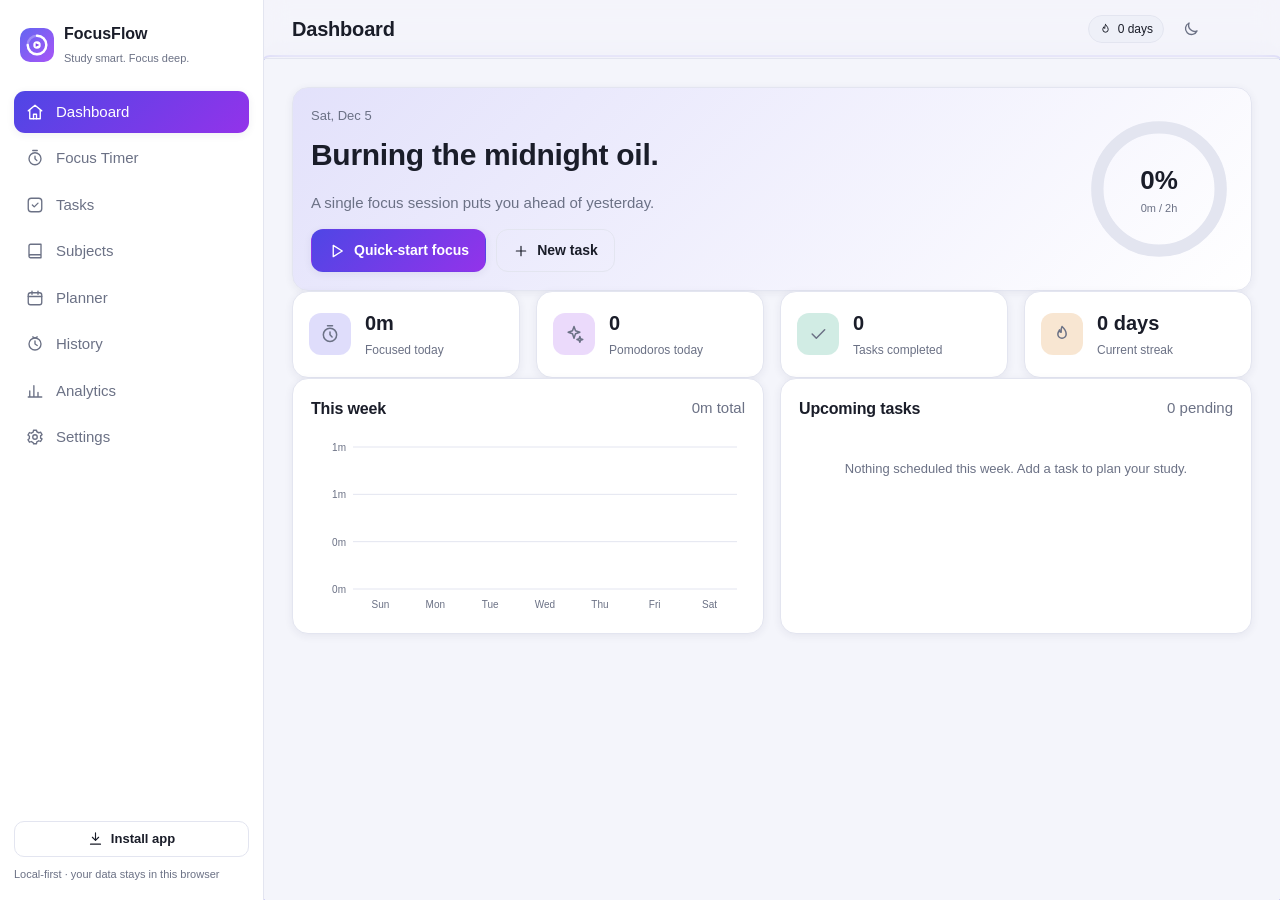
<file: index.html>
<!doctype html>
<html lang="en" data-theme="dark">
<head>
  <meta charset="utf-8">
  <meta name="viewport" content="width=device-width, initial-scale=1, viewport-fit=cover">
  <title>FocusFlow — Study Smart. Focus Deep.</title>
  <meta name="description" content="Pomodoro timer, study tasks, history and analytics. Local-first, offline-ready, installable.">
  <meta name="theme-color" content="#0e1017" media="(prefers-color-scheme: dark)">
  <meta name="theme-color" content="#f4f5fb" media="(prefers-color-scheme: light)">
  <meta name="mobile-web-app-capable" content="yes">
  <meta name="apple-mobile-web-app-title" content="FocusFlow">
  <link rel="manifest" href="manifest.json">
  <link rel="icon" href="icons/icon.svg" type="image/svg+xml">
  <link rel="apple-touch-icon" href="icons/icon.svg">
  <script>
    // Apply theme before first paint (no flash)
    try {
      var t = localStorage.getItem('ff-theme');
      var eff = (t === 'light' || t === 'dark') ? t :
        (window.matchMedia('(prefers-color-scheme: light)').matches ? 'light' : 'dark');
      document.documentElement.dataset.theme = eff;
    } catch (e) {}
  </script>
  <link rel="stylesheet" href="css/styles.css">
</head>
<body>
  <div class="shell">
    <aside class="sidebar" aria-label="Primary navigation">
      <div class="brand">
        <img src="icons/icon.svg" alt="" width="34" height="34">
        <div class="brand-txt"><strong>FocusFlow</strong><span>Study smart. Focus deep.</span></div>
      </div>
      <nav class="nav" id="nav-desktop"></nav>
      <div class="side-foot">
        <button class="btn ghost sm" data-ffinstall>Install app</button>
        <p class="micro">Local-first · your data stays in this browser</p>
      </div>
    </aside>
    <div class="maincol">
      <header class="topbar">
        <h1 id="pageTitle">Dashboard</h1>
        <div class="top-actions">
          <span class="chip streak" id="streakChip" title="Current study streak">0</span>
          <button class="icon-btn" id="themeBtn" aria-label="Toggle theme"></button>
          <button class="icon-btn desktop-only" id="shortcutsBtn" aria-label="Keyboard shortcuts" title="Shortcuts (?)"></button>
        </div>
      </header>
      <main id="view" class="view" tabindex="-1"></main>
    </div>
    <nav class="bottomnav" id="bottomnav" aria-label="Mobile navigation"></nav>
  </div>
  <div id="toasts" class="toast-stack" aria-live="polite"></div>
  <div id="modal-root"></div>
  <script type="module" src="js/main.js"></script>
</body>
</html>
</file>
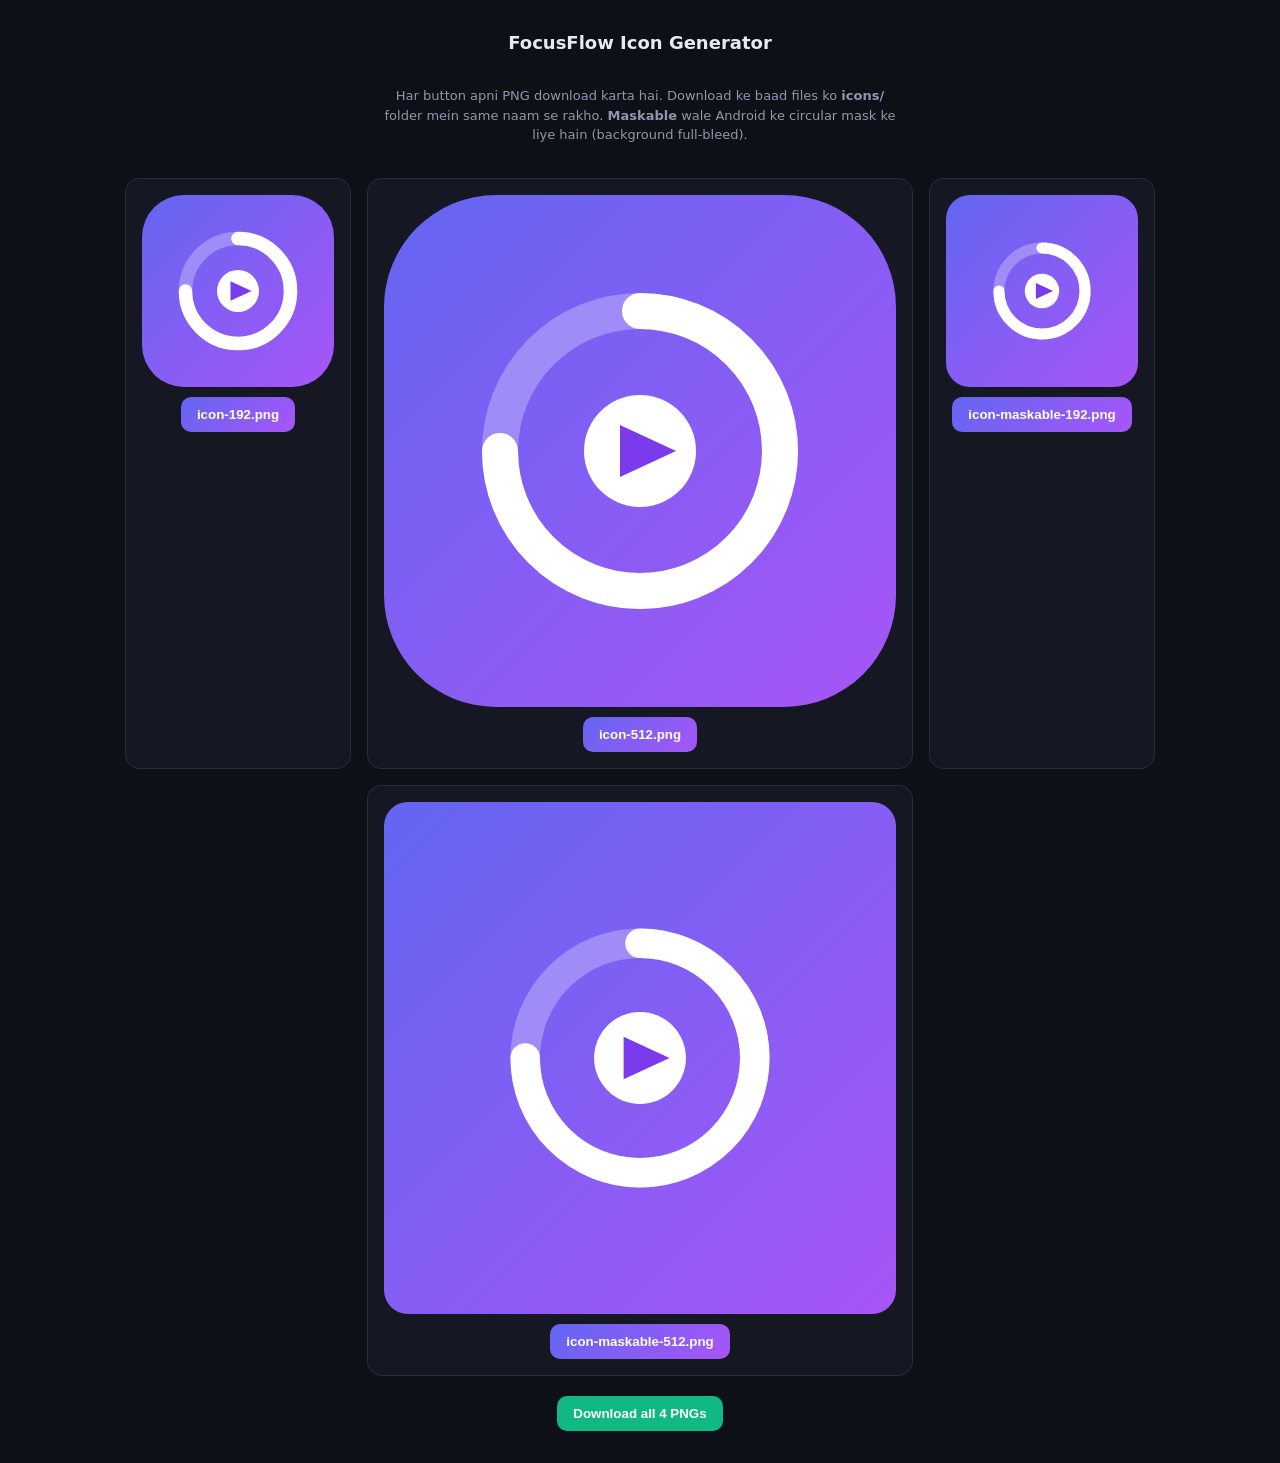
<file: icons/make-icons.html>
<!doctype html>
<html lang="en">
<head>
<meta charset="utf-8">
<meta name="viewport" content="width=device-width, initial-scale=1">
<title>FocusFlow — Icon Generator</title>
<style>
  body{font-family:system-ui,sans-serif;margin:0;padding:32px;background:#0e1017;color:#e8eaf2;display:flex;flex-direction:column;align-items:center;gap:20px}
  h1{font-size:18px;margin:0}
  .row{display:flex;gap:16px;flex-wrap:wrap;justify-content:center}
  .box{text-align:center;background:#151823;border:1px solid #262b3d;border-radius:14px;padding:16px}
  canvas{border-radius:24px;display:block;margin:0 auto 10px}
  button{background:linear-gradient(135deg,#6366f1,#a855f7);color:#fff;border:0;padding:10px 16px;border-radius:10px;font-weight:600;cursor:pointer}
  .all{background:#10b981}
  .muted{color:#9096ad;font-size:13px;max-width:520px;text-align:center;line-height:1.5}
</style>
</head>
<body>
  <h1>FocusFlow Icon Generator</h1>
  <p class="muted">Har button apni PNG download karta hai. Download ke baad files ko <b>icons/</b> folder mein same naam se rakho. <b>Maskable</b> wale Android ke circular mask ke liye hain (background full-bleed).</p>
  <div class="row">
    <div class="box"><canvas id="c1" width="192" height="192"></canvas><button data-s="192" data-m="0">icon-192.png</button></div>
    <div class="box"><canvas id="c2" width="512" height="512"></canvas><button data-s="512" data-m="0">icon-512.png</button></div>
    <div class="box"><canvas id="c3" width="192" height="192"></canvas><button data-s="192" data-m="1">icon-maskable-192.png</button></div>
    <div class="box"><canvas id="c4" width="512" height="512"></canvas><button data-s="512" data-m="1">icon-maskable-512.png</button></div>
  </div>
  <button class="all" id="all">Download all 4 PNGs</button>

<script>
function roundRect(ctx,x,y,w,h,r){
  ctx.moveTo(x+r,y);
  ctx.arcTo(x+w,y,x+w,y+h,r);
  ctx.arcTo(x+w,y+h,x,y+h,r);
  ctx.arcTo(x,y+h,x,y,r);
  ctx.arcTo(x,y,x+w,y,r);
  ctx.closePath();
}
function paint(canvas, maskable){
  const size = canvas.width;
  const ctx = canvas.getContext('2d');
  ctx.clearRect(0,0,size,size);
  const u = size/512;
  const S = u * (maskable ? 0.82 : 1);      // maskable → inner design 80% safe-zone
  const g = ctx.createLinearGradient(0,0,size,size);
  g.addColorStop(0,'#6366f1'); g.addColorStop(1,'#a855f7');
  ctx.fillStyle = g;
  if (maskable) ctx.fillRect(0,0,size,size);   // full-bleed bg
  else { ctx.beginPath(); roundRect(ctx,0,0,size,size,112*u); ctx.fill(); }
  const cx=size/2, cy=size/2;
  ctx.lineCap='round';
  // track
  ctx.lineWidth=36*S; ctx.strokeStyle='rgba(255,255,255,.28)';
  ctx.beginPath(); ctx.arc(cx,cy,140*S,0,Math.PI*2); ctx.stroke();
  // 270° progress arc (top → left, clockwise)
  ctx.lineWidth=36*S; ctx.strokeStyle='#ffffff';
  ctx.beginPath(); ctx.arc(cx,cy,140*S,-Math.PI/2,Math.PI,false); ctx.stroke();
  // center dot
  ctx.fillStyle='#ffffff';
  ctx.beginPath(); ctx.arc(cx,cy,56*S,0,Math.PI*2); ctx.fill();
  // play triangle
  ctx.fillStyle='#7c3aed'; ctx.beginPath();
  ctx.moveTo(cx+(236-256)*S, cy+(230-256)*S);
  ctx.lineTo(cx+(292-256)*S, cy+(256-256)*S);
  ctx.lineTo(cx+(236-256)*S, cy+(282-256)*S);
  ctx.closePath(); ctx.fill();
}
function save(canvas, name){
  canvas.toBlob(b=>{
    const a=document.createElement('a');
    a.href=URL.createObjectURL(b); a.download=name; a.click();
    setTimeout(()=>URL.revokeObjectURL(a.href),4000);
  },'image/png');
}
function target(btn){
  const s=+btn.dataset.s, m=btn.dataset.m==='1';
  const id='c'+btn.dataset.id;
  const cv=document.getElementById(id);
  paint(cv, m);
  save(cv, (m?'icon-maskable-':'icon-')+s+'.png');
}
// tag each button with its canvas index
document.querySelectorAll('.box button').forEach(b=>{
  const idx = Array.from(b.parentNode.previousElementSibling||[]);
});
// simpler: map buttons to their canvas by position
const pairs = [['c1','192','0'],['c2','512','0'],['c3','192','1'],['c4','512','1']];
document.querySelectorAll('.box button').forEach((b,i)=>{
  const [id,s,m] = pairs[i];
  b.addEventListener('click', ()=>{ const cv=document.getElementById(id); paint(cv, m==='1'); save(cv,(m==='1'?'icon-maskable-':'icon-')+s+'.png'); });
});
// initial preview
['c1','c2','c3','c4'].forEach((id,i)=> paint(document.getElementById(id), i>=2));
document.getElementById('all').addEventListener('click', ()=>{
  document.querySelectorAll('.box button').forEach(b=>b.click());
});
</script>
</body>
</html>
</file>
<file: css/styles.css>
/* ================= FocusFlow — design system ================= */
:root, [data-theme="dark"] {
  color-scheme: dark;
  --bg: #0e1017;
  --bg-elev: #151823;
  --bg-elev2: #1b1f2e;
  --border: #262b3d;
  --border-soft: #20243400;
  --text: #e8eaf2;
  --muted: #9096ad;
  --accent: #6366f1;
  --accent2: #a855f7;
  --ok: #10b981;
  --warn: #f59e0b;
  --danger: #ef4444;
  --shadow: 0 8px 24px rgba(0, 0, 0, .35);
  --shadow-sm: 0 2px 8px rgba(0, 0, 0, .3);
  --ring: rgba(99, 102, 241, .45);
}
[data-theme="light"] {
  color-scheme: light;
  --bg: #f4f5fb;
  --bg-elev: #ffffff;
  --bg-elev2: #eef0f8;
  --border: #e3e5f0;
  --text: #1a1d29;
  --muted: #6b7185;
  --accent: #4f46e5;
  --accent2: #9333ea;
  --ok: #059669;
  --warn: #d97706;
  --danger: #dc2626;
  --shadow: 0 8px 24px rgba(40, 44, 90, .10);
  --shadow-sm: 0 2px 8px rgba(40, 44, 90, .07);
  --ring: rgba(79, 70, 229, .35);
}

* { box-sizing: border-box; }
html, body { margin: 0; padding: 0; }
body {
  font-family: Inter, -apple-system, BlinkMacSystemFont, "Segoe UI", Roboto, Helvetica, Arial, sans-serif;
  background: var(--bg);
  color: var(--text);
  font-size: 15px;
  line-height: 1.5;
  -webkit-font-smoothing: antialiased;
  transition: background .25s, color .25s;
}
h1, h2, h3, h4 { margin: 0; font-weight: 700; letter-spacing: -.01em; }
h1 { font-size: 20px; }
h3 { font-size: 16px; }
h4 { font-size: 14px; }
a { color: inherit; text-decoration: none; }
button { font: inherit; color: inherit; cursor: pointer; }
:root { scroll-behavior: smooth; }

/* ---------------- Layout shell ---------------- */
.shell { display: grid; grid-template-columns: 264px 1fr; min-height: 100dvh; }
.maincol { display: flex; flex-direction: column; min-width: 0; }
.view { padding: clamp(16px, 3vw, 28px); flex: 1; overflow-x: hidden; outline: none; }
.route-host { max-width: 1180px; margin: 0 auto; width: 100%; }

/* ---------------- Sidebar ---------------- */
.sidebar {
  border-right: 1px solid var(--border);
  background: var(--bg-elev);
  padding: 18px 14px;
  display: flex; flex-direction: column; gap: 18px;
  position: sticky; top: 0; height: 100dvh; overflow-y: auto;
}
.brand { display: flex; align-items: center; gap: 10px; padding: 4px 6px; }
.brand img { border-radius: 10px; }
.brand-txt strong { display: block; font-size: 16px; }
.brand-txt span { font-size: 11px; color: var(--muted); }
.nav { display: flex; flex-direction: column; gap: 4px; flex: 1; }
.nav-item {
  display: flex; align-items: center; gap: 12px;
  padding: 10px 12px; border-radius: 11px; color: var(--muted);
  font-weight: 500; transition: background .15s, color .15s;
}
.nav-item:hover { background: var(--bg-elev2); color: var(--text); }
.nav-item.active { background: linear-gradient(135deg, var(--accent), var(--accent2)); color: #fff; box-shadow: var(--shadow-sm); }
.side-foot { display: flex; flex-direction: column; gap: 10px; }
.micro { font-size: 11px; color: var(--muted); margin: 0; line-height: 1.4; }

/* ---------------- Topbar ---------------- */
.topbar {
  position: sticky; top: 0; z-index: 20;
  display: flex; align-items: center; justify-content: space-between;
  padding: 12px clamp(16px, 3vw, 28px);
  background: color-mix(in srgb, var(--bg) 82%, transparent);
  backdrop-filter: blur(12px);
  border-bottom: 1px solid var(--border);
}
.top-actions { display: flex; align-items: center; gap: 10px; }
.chip.streak { gap: 6px; }

/* ---------------- Bottom nav (mobile) ---------------- */
.bottomnav {
  display: none; position: fixed; bottom: 0; left: 0; right: 0; z-index: 30;
  background: var(--bg-elev); border-top: 1px solid var(--border);
  justify-content: space-around; padding: 6px 4px calc(6px + env(safe-area-inset-bottom));
}
.bnav-item { display: flex; flex-direction: column; align-items: center; gap: 2px; color: var(--muted); padding: 6px 10px; border-radius: 10px; font-size: 10px; }
.bnav-item.active { color: var(--accent); }
.bnav-item.active .ic { filter: drop-shadow(0 0 6px var(--ring)); }

/* ---------------- Cards & grid ---------------- */
.card {
  background: var(--bg-elev); border: 1px solid var(--border);
  border-radius: 16px; padding: 18px; box-shadow: var(--shadow-sm);
}
.card-head { display: flex; align-items: center; justify-content: space-between; margin-bottom: 14px; }
.grid { display: grid; gap: 16px; }
.g-stats { grid-template-columns: repeat(4, 1fr); }
.g-two { grid-template-columns: 1fr 1fr; }
.chart-box { min-height: 180px; }

/* ---------------- Hero ---------------- */
.hero { display: flex; align-items: center; justify-content: space-between; gap: 20px;
  background: linear-gradient(135deg, color-mix(in srgb, var(--accent) 16%, var(--bg-elev)), var(--bg-elev)); }
.hero-date { margin: 0 0 6px; color: var(--muted); font-size: 13px; }
.hero h2 { font-size: clamp(22px, 3.4vw, 30px); margin-bottom: 8px; }
.hero-actions { display: flex; gap: 10px; flex-wrap: wrap; margin-top: 14px; }
.hero-active { margin: 14px 0 0; font-size: 13px; display: flex; align-items: center; gap: 8px; flex-wrap: wrap; }
.hero-ring { position: relative; width: 148px; height: 148px; flex: none; }
.hero-ring svg { width: 100%; height: 100%; }
.hero-ring .r-bg { fill: none; stroke: var(--border); stroke-width: 10; }
.hero-ring .r-fg { fill: none; stroke: var(--accent); stroke-width: 10; stroke-linecap: round; transition: stroke-dashoffset .6s ease; }
.hero-ring-txt { position: absolute; inset: 0; display: flex; flex-direction: column; align-items: center; justify-content: center; }
.hero-ring-txt b { font-size: 26px; }
.hero-ring-txt span { font-size: 11px; color: var(--muted); }

/* ---------------- Stat cards ---------------- */
.stat { display: flex; align-items: center; gap: 14px; padding: 16px; }
.stat b { display: block; font-size: 20px; }
.stat span { font-size: 12px; color: var(--muted); }
.stat-ic { width: 42px; height: 42px; border-radius: 12px; display: grid; place-items: center; flex: none; }
.si-a { background: color-mix(in srgb, var(--accent) 18%, transparent); color: var(--accent); }
.si-b { background: color-mix(in srgb, var(--accent2) 18%, transparent); color: var(--accent2); }
.si-c { background: color-mix(in srgb, var(--ok) 18%, transparent); color: var(--ok); }
.si-d { background: color-mix(in srgb, var(--warn) 18%, transparent); color: var(--warn); }
.si-e { background: color-mix(in srgb, var(--danger) 16%, transparent); color: var(--danger); }
.si-f { background: color-mix(in srgb, var(--accent) 18%, transparent); color: var(--accent); }

/* ---------------- Buttons ---------------- */
.btn {
  display: inline-flex; align-items: center; justify-content: center; gap: 8px;
  padding: 10px 16px; border-radius: 12px; border: 1px solid var(--border);
  background: var(--bg-elev2); font-weight: 600; font-size: 14px;
  transition: transform .08s, filter .15s, background .15s, border-color .15s; white-space: nowrap;
}
.btn:hover { filter: brightness(1.06); }
.btn:active { transform: translateY(1px); }
.btn:disabled { opacity: .55; cursor: not-allowed; }
.btn.primary { background: linear-gradient(135deg, var(--accent), var(--accent2)); border-color: transparent; color: #fff; box-shadow: var(--shadow-sm); }
.btn.ghost { background: transparent; }
.btn.danger { background: color-mix(in srgb, var(--danger) 16%, transparent); border-color: color-mix(in srgb, var(--danger) 45%, transparent); color: var(--danger); }
.btn.sm { padding: 7px 12px; font-size: 13px; border-radius: 10px; }
.btn.big { min-width: 168px; padding: 15px 26px; font-size: 16px; }
.btn.big .ic { width: 22px; height: 22px; }
.btn.installed { opacity: .8; }
.btn-row { display: flex; gap: 10px; flex-wrap: wrap; margin-top: 10px; }
.icon-btn {
  display: inline-grid; place-items: center; width: 34px; height: 34px;
  border-radius: 10px; border: 1px solid transparent; background: transparent; color: var(--muted);
  transition: background .15s, color .15s, border-color .15s;
}
.icon-btn:hover { background: var(--bg-elev2); color: var(--text); }
.icon-btn.danger:hover { background: color-mix(in srgb, var(--danger) 16%, transparent); color: var(--danger); }
.icon-btn.icon-lg { width: 48px; height: 48px; border: 1px solid var(--border); }
.desktop-only { display: inline-grid; }

/* ---------------- Forms ---------------- */
.field { display: flex; flex-direction: column; gap: 6px; min-width: 0; }
.field span { font-size: 12px; color: var(--muted); font-weight: 500; }
.frow { display: grid; grid-template-columns: repeat(auto-fit, minmax(140px, 1fr)); gap: 12px; margin-bottom: 12px; }
.grow { flex: 1; }
.input, .select, .textarea {
  width: 100%; padding: 10px 12px; border-radius: 11px; font: inherit; color: var(--text);
  background: var(--bg-elev2); border: 1px solid var(--border); transition: border-color .15s, box-shadow .15s;
}
.input:focus, .select:focus, .textarea:focus { outline: none; border-color: var(--accent); box-shadow: 0 0 0 3px var(--ring); }
.textarea { resize: vertical; min-height: 60px; }
.form { display: flex; flex-direction: column; gap: 14px; }
.checkline { display: flex; align-items: center; gap: 10px; padding: 6px 0; font-size: 14px; flex-wrap: wrap; }
.checkline input[type="checkbox"] { width: 18px; height: 18px; accent-color: var(--accent); flex: none; }
.danger-line { color: var(--danger); }
.linklike { background: none; border: none; color: var(--accent); padding: 0; font: inherit; text-decoration: underline; }

/* ---------------- Toolbar / search / segments ---------------- */
.toolbar { display: flex; align-items: center; gap: 10px; flex-wrap: wrap; margin-bottom: 16px; }
.search { display: flex; align-items: center; gap: 8px; background: var(--bg-elev2); border: 1px solid var(--border); border-radius: 11px; padding: 0 12px; flex: 1; min-width: 180px; }
.search .ic { color: var(--muted); flex: none; }
.search .input { background: transparent; border: none; box-shadow: none; }
.search .input:focus { box-shadow: none; }
.seg { display: inline-flex; background: var(--bg-elev2); border: 1px solid var(--border); border-radius: 12px; padding: 4px; gap: 2px; }
.seg button { display: inline-flex; align-items: center; gap: 6px; padding: 7px 14px; border: none; background: transparent; border-radius: 9px; color: var(--muted); font-weight: 600; font-size: 13px; }
.seg button.on { background: var(--bg-elev); color: var(--text); box-shadow: var(--shadow-sm); }
.seg.center { display: flex; justify-content: center; }
.seg.mini button { padding: 8px; }
.seg.mini .on { color: var(--accent); }
.chips { display: flex; gap: 8px; flex-wrap: wrap; }
.chip { display: inline-flex; align-items: center; gap: 6px; padding: 4px 10px; border-radius: 999px; font-size: 12px; font-weight: 500; background: var(--bg-elev2); border: 1px solid var(--border); }
.chip.run { color: var(--ok); }
.chip-btn { padding: 7px 14px; border-radius: 999px; border: 1px solid var(--border); background: var(--bg-elev2); color: var(--muted); font-weight: 600; font-size: 13px; }
.chip-btn.on { background: var(--accent); border-color: var(--accent); color: #fff; }

/* ---------------- Pills / tags ---------------- */
.pill { display: inline-flex; align-items: center; padding: 2px 9px; border-radius: 999px; font-size: 11px; font-weight: 600; text-transform: capitalize; background: var(--bg-elev2); border: 1px solid var(--border); }
.p-urgent { background: color-mix(in srgb, var(--danger) 18%, transparent); border-color: color-mix(in srgb, var(--danger) 45%, transparent); color: var(--danger); }
.p-high { background: color-mix(in srgb, var(--warn) 18%, transparent); border-color: color-mix(in srgb, var(--warn) 45%, transparent); color: var(--warn); }
.p-medium { background: color-mix(in srgb, var(--accent) 18%, transparent); border-color: color-mix(in srgb, var(--accent) 45%, transparent); color: var(--accent); }
.p-low { background: var(--bg-elev2); color: var(--muted); }
.pill.due { color: var(--muted); }
.pill.overdue { background: color-mix(in srgb, var(--danger) 16%, transparent); border-color: color-mix(in srgb, var(--danger) 40%, transparent); color: var(--danger); }
.pill.est { color: var(--muted); }
.pill.active-pill { background: color-mix(in srgb, var(--ok) 18%, transparent); border-color: color-mix(in srgb, var(--ok) 45%, transparent); color: var(--ok); }
.pill.archived-pill { color: var(--muted); }
.tag { font-size: 11px; color: var(--accent); background: color-mix(in srgb, var(--accent) 12%, transparent); padding: 1px 7px; border-radius: 6px; }

/* ---------------- Timer page ---------------- */
.timer-page { display: flex; flex-direction: column; align-items: center; gap: 20px; }
.timer-stage { display: flex; flex-direction: column; align-items: center; gap: 20px; width: 100%; }
.ring-wrap { position: relative; width: min(320px, 78vw); aspect-ratio: 1; }
.ring-wrap svg { width: 100%; height: 100%; }
.ring-wrap .r-bg { fill: none; stroke: var(--border); stroke-width: 12; }
.ring-wrap .r-fg { fill: none; stroke: var(--accent); stroke-width: 12; stroke-linecap: round; transition: stroke-dashoffset .5s linear, stroke .3s; }
.ring-wrap[data-rm="short"] .r-fg { stroke: var(--ok); }
.ring-wrap[data-rm="long"] .r-fg { stroke: var(--accent2); }
.r-center { position: absolute; inset: 0; display: flex; flex-direction: column; align-items: center; justify-content: center; gap: 4px; }
.r-time { font-size: clamp(40px, 13vw, 64px); font-weight: 800; letter-spacing: -.02em; font-variant-numeric: tabular-nums; }
.r-mode { font-weight: 600; color: var(--text); }
.r-ctx { font-size: 13px; color: var(--muted); max-width: 80%; text-align: center; }
.cycle-row { display: flex; align-items: center; gap: 12px; }
.dots { display: flex; gap: 7px; }
.dots i { width: 11px; height: 11px; border-radius: 50%; background: var(--bg-elev2); border: 1px solid var(--border); }
.dots i.on { background: var(--accent); border-color: var(--accent); }
.t-controls { display: flex; align-items: center; gap: 14px; }
.ctx-card { width: 100%; }
.ctx-foot { display: flex; align-items: center; justify-content: space-between; gap: 12px; margin-top: 14px; flex-wrap: wrap; }
.kbd { font-size: 11px; padding: 1px 7px; border: 1px solid var(--border); border-radius: 6px; background: var(--bg-elev2); color: var(--muted); }

/* ---------------- Tasks list + kanban ---------------- */
.list { display: flex; flex-direction: column; gap: 12px; }
.task-row { display: flex; align-items: flex-start; gap: 14px; }
.task-row.is-done { opacity: .6; }
.task-row.is-prog { border-left: 3px solid var(--accent); }
.task-main { flex: 1; min-width: 0; display: flex; flex-direction: column; gap: 6px; }
.task-main b { font-size: 15px; }
.task-meta { display: flex; align-items: center; gap: 6px; flex-wrap: wrap; }
.task-acts { display: flex; gap: 4px; }
.cbx { width: 20px; height: 20px; accent-color: var(--accent); flex: none; margin-top: 2px; cursor: pointer; }
.kanban { display: grid; grid-template-columns: repeat(3, 1fr); gap: 14px; align-items: start; }
.kcol { background: var(--bg-elev2); border: 1px solid var(--border); border-radius: 14px; padding: 12px; min-height: 120px; transition: background .15s; }
.kcol.over { background: color-mix(in srgb, var(--accent) 12%, var(--bg-elev2)); border-color: var(--accent); }
.khead { display: flex; align-items: center; justify-content: space-between; margin-bottom: 10px; }
.khead h4 { font-size: 13px; text-transform: uppercase; letter-spacing: .04em; color: var(--muted); }
.count { font-size: 12px; background: var(--bg-elev); border: 1px solid var(--border); border-radius: 999px; padding: 1px 9px; }
.kcards { display: flex; flex-direction: column; gap: 10px; }
.kcard { background: var(--bg-elev); border: 1px solid var(--border); border-radius: 12px; padding: 12px; cursor: grab; display: flex; flex-direction: column; gap: 8px; }
.kcard:active { cursor: grabbing; }
.kcard-top { display: flex; align-items: center; gap: 6px; flex-wrap: wrap; }
.kcard-foot { display: flex; align-items: center; gap: 4px; margin-top: 4px; }
.kcard-foot .pill { margin-left: auto; }
.kcard .icon-btn { width: 28px; height: 28px; }
.pad { padding: 10px 4px; }

/* ---------------- Subjects ---------------- */
.subj-grid { display: grid; grid-template-columns: repeat(auto-fill, minmax(300px, 1fr)); gap: 14px; }
.s-card { border-top: 3px solid var(--sc, var(--accent)); }
.s-card.archived { opacity: .6; }
.s-top { display: flex; align-items: flex-start; gap: 12px; margin-bottom: 14px; }
.s-ic { font-size: 30px; line-height: 1; }
.s-top .grow { min-width: 0; }
.s-top h3 { display: flex; align-items: center; gap: 8px; flex-wrap: wrap; }
.s-stats { display: grid; grid-template-columns: repeat(4, 1fr); gap: 8px; margin-bottom: 14px; }
.s-stats div { text-align: center; background: var(--bg-elev2); border-radius: 10px; padding: 8px 4px; }
.s-stats b { display: block; font-size: 16px; color: var(--sc, var(--accent)); }
.s-stats span { font-size: 11px; color: var(--muted); }
.s-actions { display: flex; align-items: center; gap: 4px; }
.s-actions .btn { flex: 1; }
.detail-grid { display: grid; grid-template-columns: repeat(4, 1fr); gap: 10px; margin-bottom: 16px; }
.mini-stat { text-align: center; padding: 14px 8px; }
.mini-stat b { display: block; font-size: 20px; color: var(--accent); }
.mini-stat span { font-size: 12px; color: var(--muted); }
.h-row { display: flex; align-items: center; gap: 10px; padding: 8px 0; border-bottom: 1px solid var(--border); }
.h-row b { flex: 1; min-width: 0; overflow: hidden; text-overflow: ellipsis; white-space: nowrap; }
.sect { margin: 16px 0 6px; font-size: 13px; text-transform: uppercase; letter-spacing: .04em; color: var(--muted); display: flex; align-items: center; gap: 8px; }

/* swatches / emoji pickers */
.swatches, .emojis { display: flex; gap: 8px; flex-wrap: wrap; }
.swatch { width: 28px; height: 28px; border-radius: 50%; border: 2px solid transparent; cursor: pointer; }
.swatch.on { border-color: var(--text); }
.swatch-custom { width: 28px; height: 28px; padding: 0; border: 1px dashed var(--border); border-radius: 50%; background: none; }
.emoji { width: 34px; height: 34px; border-radius: 10px; border: 2px solid transparent; background: var(--bg-elev2); font-size: 18px; }
.emoji.on { border-color: var(--accent); }

/* ---------------- Planner ---------------- */
.planner { display: grid; grid-template-columns: 1.1fr 1fr; gap: 16px; align-items: start; }
.cal-head { display: flex; align-items: center; justify-content: space-between; margin-bottom: 12px; }
.cal-nav { display: flex; align-items: center; gap: 6px; }
.cal-grid { display: grid; grid-template-columns: repeat(7, 1fr); gap: 5px; }
.cal-wd { text-align: center; font-size: 11px; color: var(--muted); padding: 4px 0; }
.cal-cell { min-height: 52px; border: 1px solid var(--border); border-radius: 9px; padding: 5px; display: flex; flex-direction: column; gap: 4px; cursor: pointer; transition: background .12s; }
.cal-cell:hover { background: var(--bg-elev2); }
.cal-cell > span:first-child { font-size: 12px; font-weight: 600; }
.cal-cell.muted { border: none; cursor: default; background: none; }
.cal-cell.today span:first-child { color: var(--accent); font-weight: 800; }
.cal-cell.selected { border-color: var(--accent); background: color-mix(in srgb, var(--accent) 10%, var(--bg-elev2)); }
.cal-cell.has-overdue { border-color: color-mix(in srgb, var(--danger) 45%, var(--border)); }
.dots { display: flex; gap: 3px; flex-wrap: wrap; align-items: center; }
.dot { width: 6px; height: 6px; border-radius: 50%; display: inline-block; }
.dot.more { width: auto; font-size: 9px; color: var(--muted); font-style: normal; }
.day-list { display: flex; flex-direction: column; gap: 2px; margin-bottom: 8px; }
.day-row { display: flex; align-items: center; gap: 10px; padding: 8px 0; border-bottom: 1px solid var(--border); }
.day-row.is-done b { text-decoration: line-through; color: var(--muted); }
.day-row .grow { min-width: 0; display: flex; flex-direction: column; }
.qform { display: grid; grid-template-columns: 2fr 1fr 1fr auto; gap: 8px; align-items: end; margin-bottom: 6px; }
.overdue-txt { color: var(--danger); }
.next-row { display: flex; align-items: center; justify-content: space-between; gap: 10px; padding: 6px 0; border-bottom: 1px solid var(--border); }

/* ---------------- History ---------------- */
.sumrow { display: grid; grid-template-columns: repeat(3, 1fr); gap: 12px; margin-bottom: 16px; }
.sum { text-align: center; padding: 14px; }
.sum b { display: block; font-size: 22px; color: var(--accent); }
.sum span { font-size: 12px; color: var(--muted); }
.history-body { display: flex; flex-direction: column; gap: 14px; }
.t-day h4 { margin-bottom: 6px; display: flex; gap: 8px; align-items: center; }
.t-item { display: flex; align-items: center; gap: 10px; padding: 9px 10px; border-radius: 10px; cursor: pointer; transition: background .12s; }
.t-item:hover { background: var(--bg-elev2); }
.t-time { width: 62px; color: var(--muted); font-size: 12px; flex: none; font-variant-numeric: tabular-nums; }
.pill.dur { font-variant-numeric: tabular-nums; }
.t-task { flex: 1; min-width: 0; overflow: hidden; text-overflow: ellipsis; white-space: nowrap; font-size: 13px; }

/* ---------------- Analytics charts ---------------- */
.chart { display: block; width: 100%; height: auto; }
.chart .cg { stroke: var(--border); stroke-width: 1; }
.chart .ct { fill: var(--muted); font-size: 10px; }
.chart .cdot { fill: var(--accent); }
.chart .cdot.now { fill: var(--accent); stroke: var(--bg-elev); stroke-width: 2; }
.chart .ca { fill: var(--accent); opacity: .14; }
.chart .cl { fill: none; stroke: var(--accent); stroke-width: 2.5; stroke-linecap: round; }
.legend { display: flex; gap: 16px; margin-top: 10px; font-size: 12px; color: var(--muted); }
.legend span { display: inline-flex; align-items: center; gap: 6px; }
.legend i { width: 11px; height: 11px; border-radius: 3px; display: inline-block; }
.donut-wrap { display: flex; align-items: center; gap: 20px; flex-wrap: wrap; }
.donut-wrap .dct { fill: var(--text); font-size: 20px; font-weight: 700; }
.donut-wrap .dcs { fill: var(--muted); font-size: 10px; }
.donut-legend { list-style: none; margin: 0; padding: 0; display: flex; flex-direction: column; gap: 8px; flex: 1; min-width: 160px; }
.donut-legend li { display: flex; align-items: center; gap: 8px; font-size: 13px; }
.donut-legend li i { width: 11px; height: 11px; border-radius: 3px; flex: none; }
.donut-legend li span { flex: 1; }

/* ---------------- Settings ---------------- */
.settings-grid { display: grid; grid-template-columns: 1fr 1fr; gap: 16px; align-items: start; }
.set-card h3 { display: flex; align-items: center; gap: 8px; margin-bottom: 14px; }
.theme-row { display: flex; gap: 8px; margin-bottom: 14px; }
.theme-btn { flex: 1; display: flex; align-items: center; justify-content: center; gap: 6px; padding: 9px; border-radius: 11px; border: 1px solid var(--border); background: var(--bg-elev2); font-weight: 600; font-size: 13px; }
.theme-btn.on { background: var(--accent); border-color: var(--accent); color: #fff; }
.mini-sel { width: auto; padding: 4px 8px; font-size: 12px; margin-left: 8px; }
.sep { border: none; border-top: 1px solid var(--border); margin: 12px 0; }
.danger-zone { border-color: color-mix(in srgb, var(--danger) 40%, var(--border)); }
.about .muted { margin-bottom: 8px; }

/* ---------------- Toasts ---------------- */
.toast-stack { position: fixed; top: 16px; right: 16px; z-index: 100; display: flex; flex-direction: column; gap: 10px; max-width: min(360px, calc(100vw - 32px)); }
.toast { display: flex; align-items: center; gap: 10px; padding: 12px 14px; border-radius: 12px; background: var(--bg-elev); border: 1px solid var(--border); box-shadow: var(--shadow); font-size: 14px; transform: translateY(-10px); opacity: 0; transition: transform .25s, opacity .25s; border-left-width: 3px; }
.toast.show { transform: translateY(0); opacity: 1; }
.toast.t-success { border-left-color: var(--ok); }
.toast.t-error { border-left-color: var(--danger); }
.toast.t-info { border-left-color: var(--accent); }

/* ---------------- Modal ---------------- */
.modal-ov { position: fixed; inset: 0; z-index: 90; background: rgba(8, 10, 18, .55); backdrop-filter: blur(4px); display: grid; place-items: center; padding: 16px; opacity: 0; transition: opacity .2s; }
.modal-ov.show { opacity: 1; }
.modal { width: min(560px, 100%); max-height: 88vh; overflow-y: auto; background: var(--bg-elev); border: 1px solid var(--border); border-radius: 18px; box-shadow: var(--shadow); transform: scale(.96); transition: transform .2s; }
.modal-ov.show .modal { transform: scale(1); }
.modal.wide { width: min(720px, 100%); }
.modal-head { display: flex; align-items: center; justify-content: space-between; padding: 16px 18px; border-bottom: 1px solid var(--border); }
.modal-body { padding: 18px; }
.modal-actions { display: flex; justify-content: flex-end; gap: 10px; padding-top: 16px; }
.done-hero { width: 60px; height: 60px; border-radius: 50%; margin: 0 auto 12px; display: grid; place-items: center; background: color-mix(in srgb, var(--ok) 18%, transparent); color: var(--ok); }
.detail { display: grid; grid-template-columns: auto 1fr; gap: 6px 14px; margin: 0; }
.detail dt { color: var(--muted); font-size: 13px; }
.detail dd { margin: 0; font-weight: 500; }
.steps { margin: 0; padding-left: 20px; display: flex; flex-direction: column; gap: 8px; }

/* ---------------- Empty state ---------------- */
.empty { display: flex; flex-direction: column; align-items: center; justify-content: center; text-align: center; gap: 10px; padding: 40px 20px; color: var(--muted); }
.empty h4 { color: var(--text); }
.empty p { margin: 0; max-width: 360px; font-size: 13px; }
.empty.small { padding: 24px 12px; }
.empty-ic { width: 52px; height: 52px; border-radius: 14px; display: grid; place-items: center; background: color-mix(in srgb, var(--accent) 14%, transparent); color: var(--accent); }

/* ---------------- Utilities ---------------- */
.muted { color: var(--muted); }
.small { font-size: 13px; }
.tiny { font-size: 12px; }
.hidden { display: none !important; }
.strike { text-decoration: line-through; color: var(--muted); }
.clip { overflow: hidden; text-overflow: ellipsis; white-space: nowrap; }
.up-list { display: flex; flex-direction: column; }
.up-row { display: flex; align-items: center; gap: 10px; padding: 10px 0; border-bottom: 1px solid var(--border); }
.up-main { flex: 1; min-width: 0; display: flex; flex-direction: column; gap: 4px; }
.up-meta { display: flex; align-items: center; gap: 6px; flex-wrap: wrap; }

/* ---------------- Focus mode ---------------- */
body.focus-mode .sidebar, body.focus-mode .bottomnav, body.focus-mode .top-actions { display: none; }
body.focus-mode .shell { grid-template-columns: 1fr; }
body.focus-mode .topbar { position: static; }

/* ---------------- Focus visible ---------------- */
:focus-visible { outline: 2px solid var(--accent); outline-offset: 2px; border-radius: 6px; }

/* ---------------- Responsive ---------------- */
@media (max-width: 980px) {
  .shell { grid-template-columns: 1fr; }
  .sidebar { display: none; }
  .bottomnav { display: flex; }
  .desktop-only { display: none; }
  .maincol { padding-bottom: 76px; }
  .g-stats { grid-template-columns: repeat(2, 1fr); }
  .g-two { grid-template-columns: 1fr; }
  .planner { grid-template-columns: 1fr; }
  .settings-grid { grid-template-columns: 1fr; }
  .kanban { grid-template-columns: 1fr; }
  .detail-grid, .sumrow { grid-template-columns: repeat(2, 1fr); }
  .qform { grid-template-columns: 1fr 1fr; }
  .qform .btn { grid-column: 1 / -1; }
  .hero { flex-direction: column; text-align: center; }
  .hero-actions, .hero-active { justify-content: center; }
}
@media (max-width: 560px) {
  .g-stats { grid-template-columns: 1fr 1fr; }
  .s-stats { grid-template-columns: repeat(2, 1fr); }
  .topbar h1 { font-size: 17px; }
  .toast-stack { left: 16px; right: 16px; max-width: none; }
}

/* ---------------- Reduced motion ---------------- */
@media (prefers-reduced-motion: reduce) {
  *, *::before, *::after { animation: none !important; transition: none !important; scroll-behavior: auto !important; }
}
</file>
